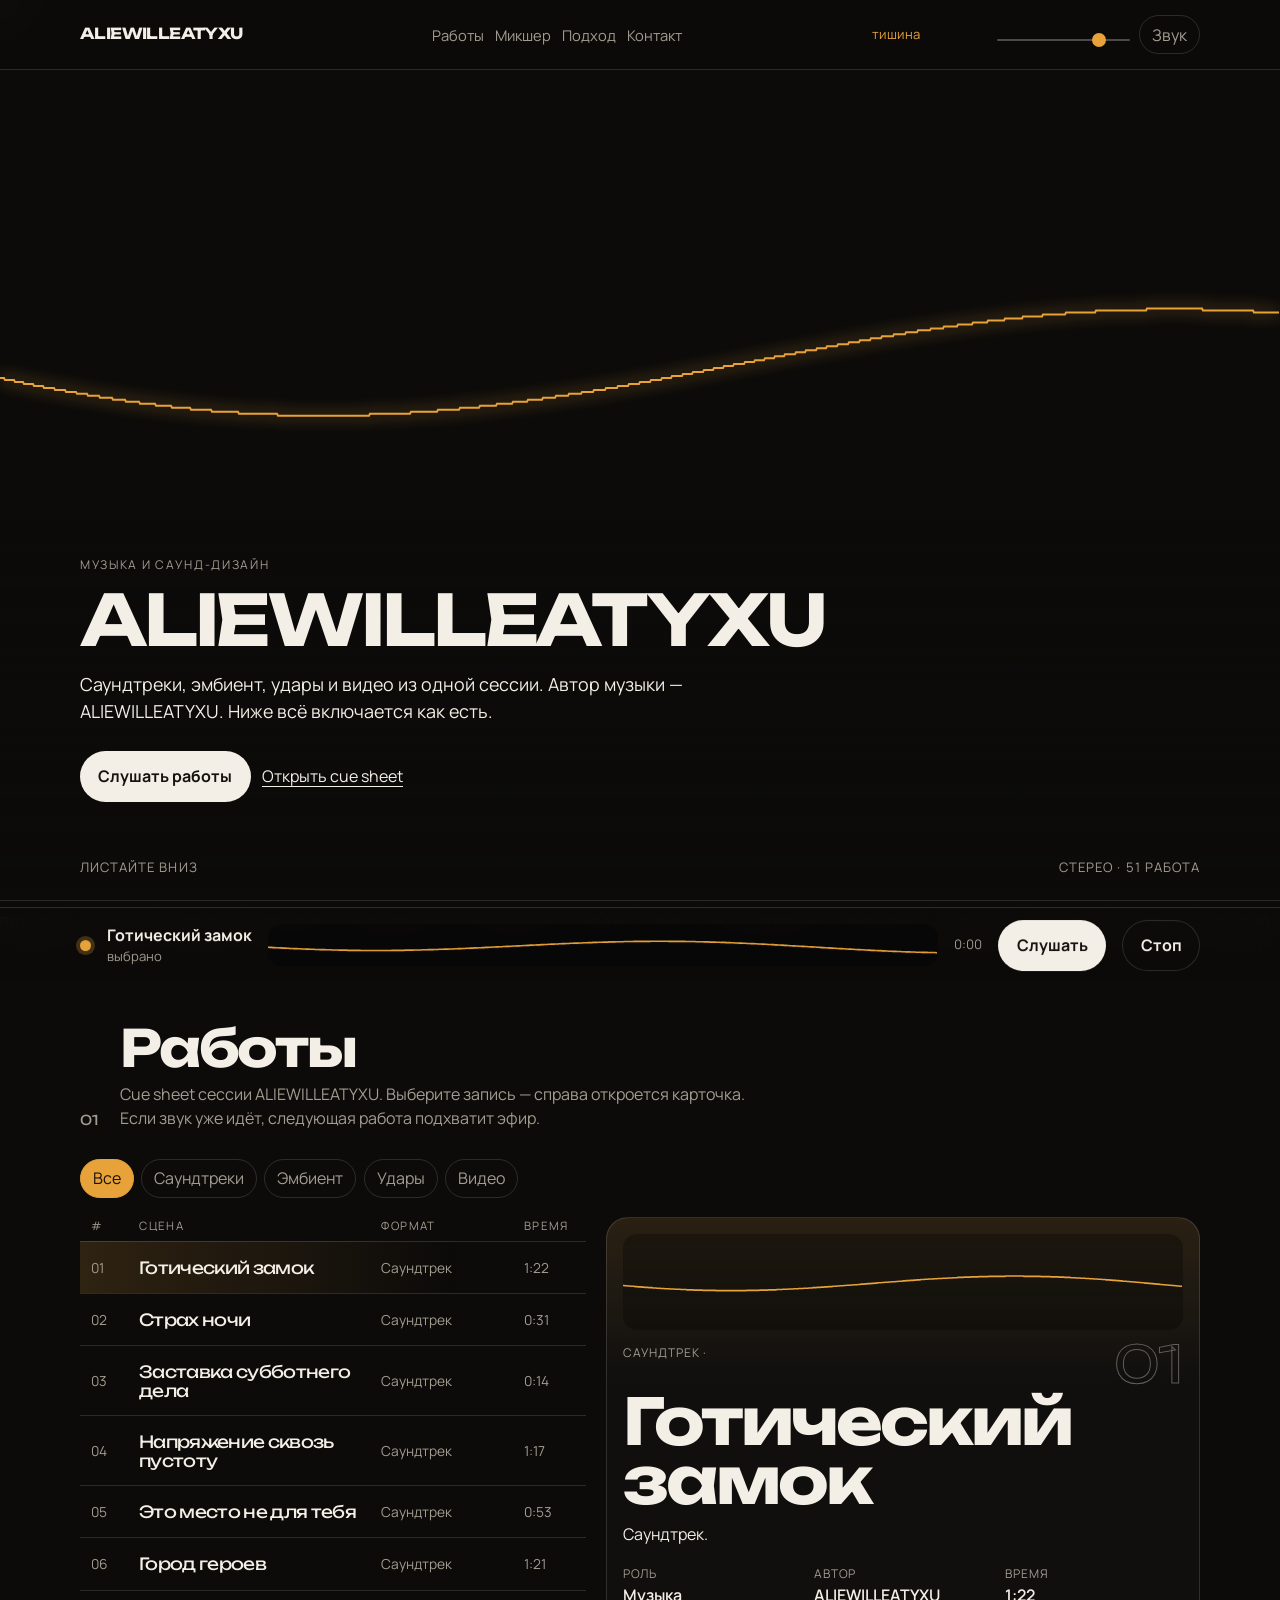
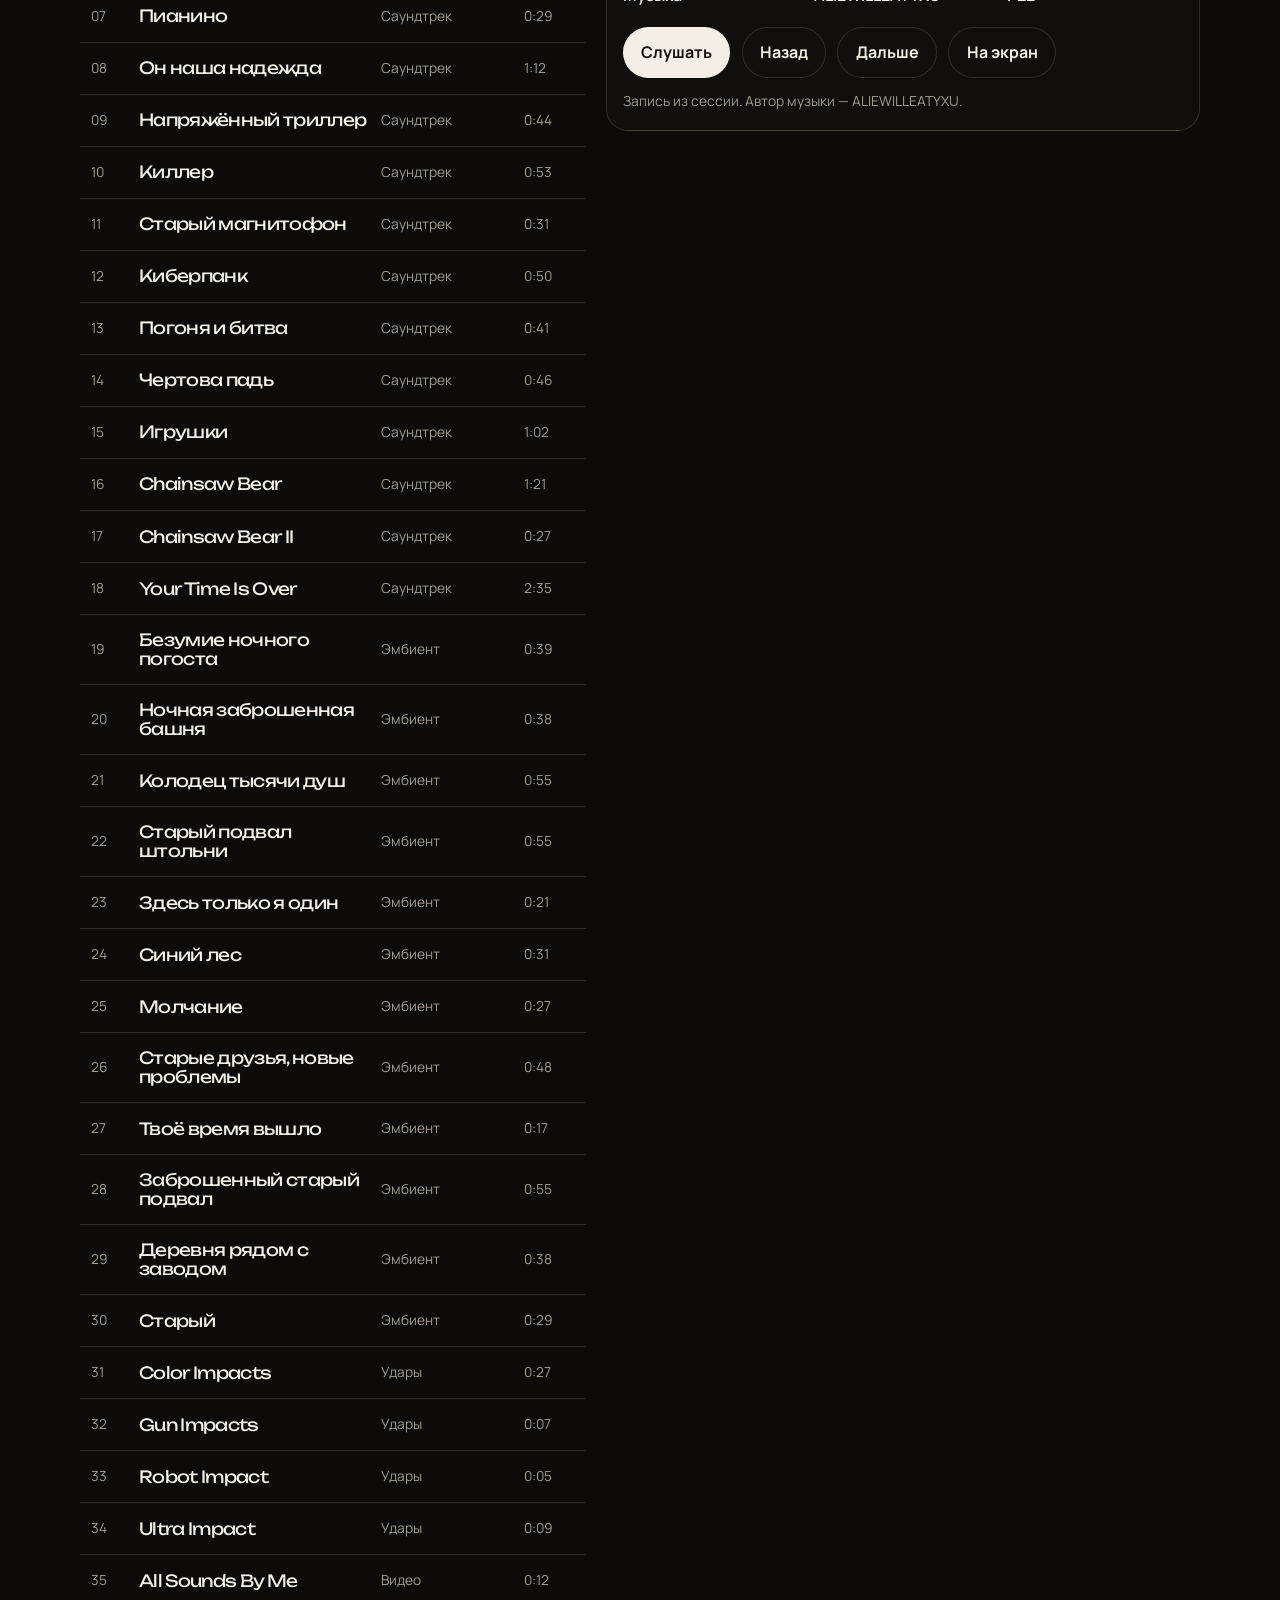
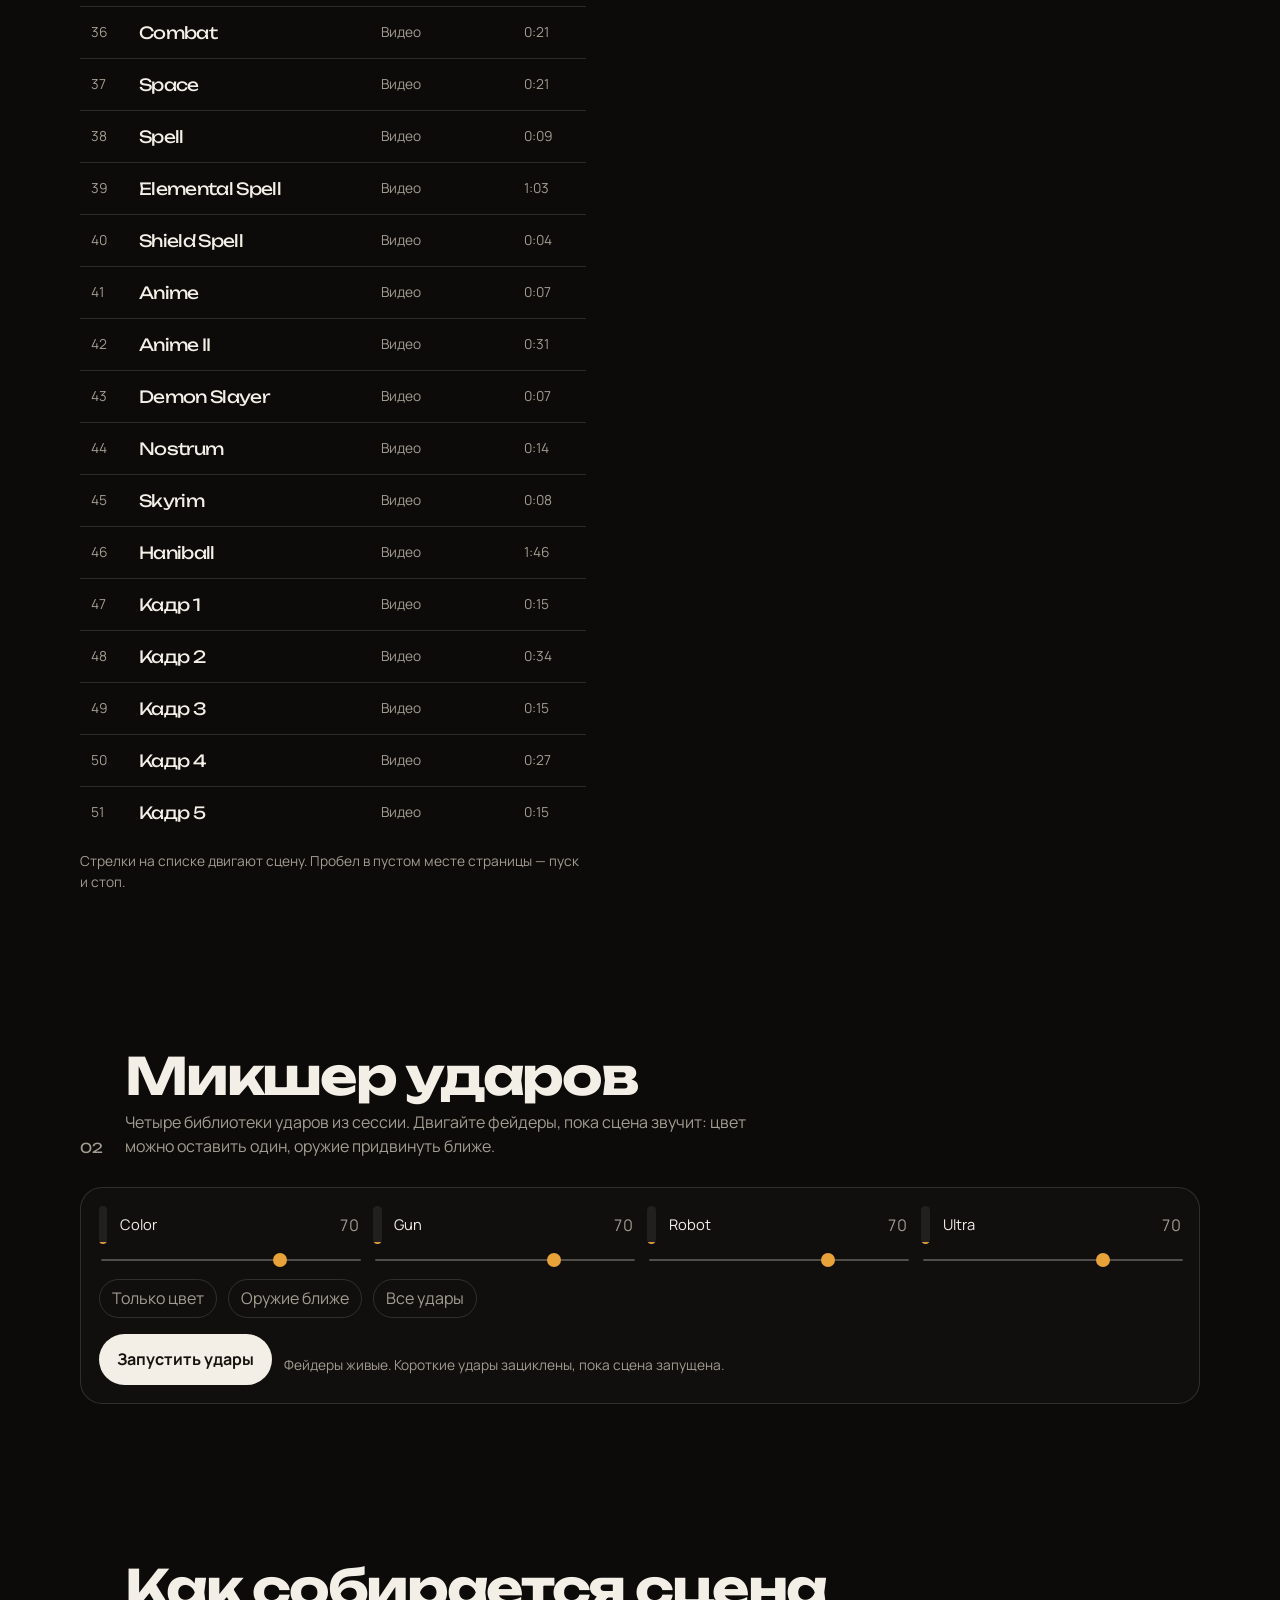
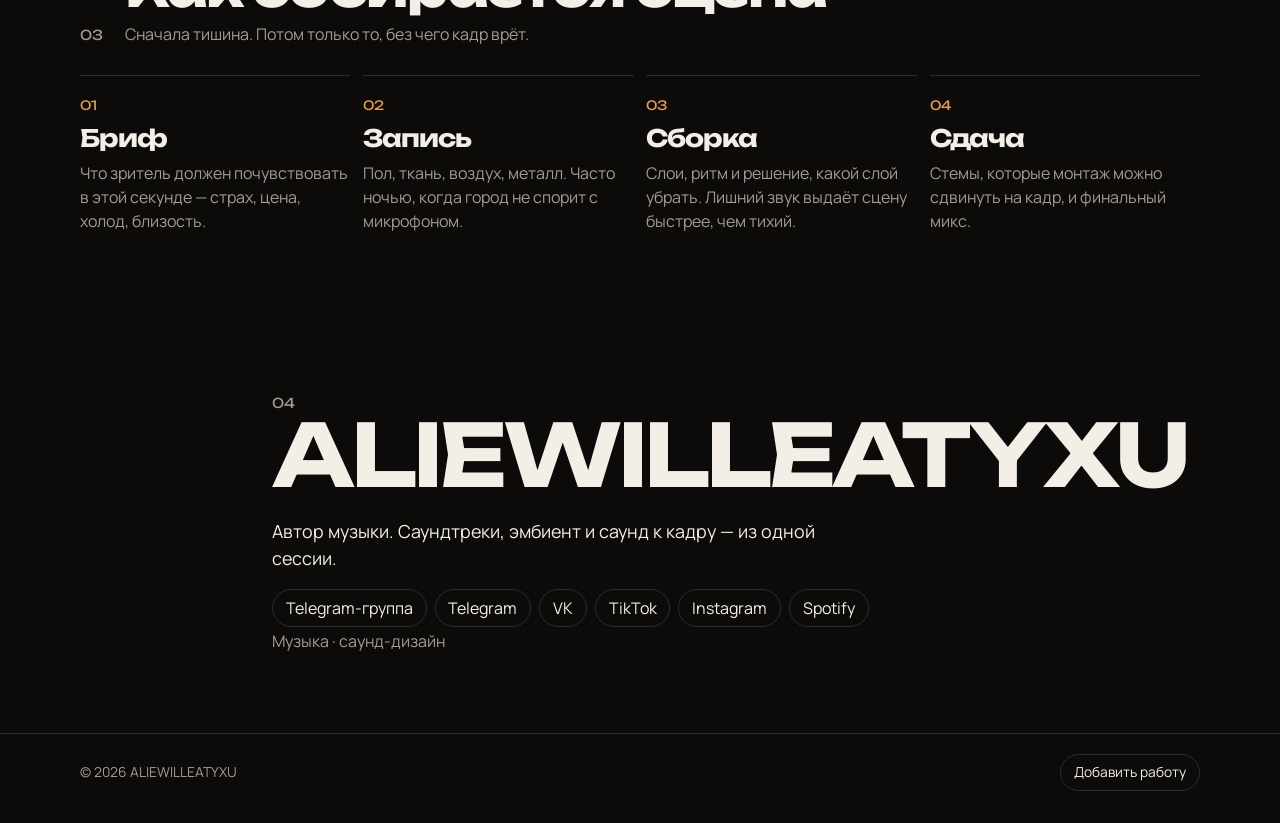
<file: index.html>
<!DOCTYPE html>
<html lang="ru">
  <head>
    <meta charset="UTF-8" />
    <meta name="viewport" content="width=device-width, initial-scale=1" />
    <title>ALIEWILLEATYXU — музыка и саунд-дизайн</title>
    <meta
      name="description"
      content="Сессия ALIEWILLEATYXU: саундтреки, эмбиент, удары и видео. Автор музыки — ALIEWILLEATYXU."
    />
    <meta name="theme-color" content="#0c0b0a" />
    <link
      rel="icon"
      href="data:image/svg+xml,%3Csvg xmlns='http://www.w3.org/2000/svg' viewBox='0 0 32 32'%3E%3Crect fill='%230c0b0a' width='32' height='32'/%3E%3Cpath d='M3 16h3l3-8 4 16 4-11 3 5h9' fill='none' stroke='%23e7a23a' stroke-width='2' stroke-linejoin='round'/%3E%3C/svg%3E"
    />
    <link rel="preconnect" href="https://fonts.googleapis.com" />
    <link rel="preconnect" href="https://fonts.gstatic.com" crossorigin />
    <link
      href="https://fonts.googleapis.com/css2?family=Manrope:wght@400;500;600;700&family=Unbounded:wght@500;700&display=swap"
      rel="stylesheet"
    />
    <link rel="stylesheet" href="styles.css" />
  </head>
  <body>
    <a class="skip" href="#works">К работам</a>
    <div id="glow" aria-hidden="true"></div>

    <header class="nav">
      <div class="wrap nav-inner">
        <a class="wordmark" href="#top">ALIEWILLEATYXU</a>
        <nav class="nav-links" aria-label="Разделы">
          <a href="#works">Работы</a>
          <a href="#mixer">Микшер</a>
          <a href="#approach">Подход</a>
          <a href="#contact">Контакт</a>
        </nav>
        <div class="nav-tools">
          <p id="nav-now" class="nav-now">тишина</p>
          <label class="vol">
            <span class="sr-only">Громкость</span>
            <input id="volume" type="range" min="0" max="100" value="80" />
          </label>
          <button id="mute" type="button" aria-pressed="false">Звук</button>
        </div>
      </div>
    </header>

    <main>
      <section class="hero" id="top">
        <canvas id="hero-canvas" aria-hidden="true"></canvas>
        <div class="wrap hero-copy">
          <p class="eyebrow">Музыка и саунд-дизайн</p>
          <h1 class="brand">
            <span>ALIEWILLEATYXU</span>
          </h1>
          <p class="lede">
            Саундтреки, эмбиент, удары и видео из одной сессии.
            Автор музыки — ALIEWILLEATYXU. Ниже всё включается как есть.
          </p>
          <div class="hero-actions">
            <button id="listen" class="btn" type="button">Слушать работы</button>
            <a class="text-link" href="#works">Открыть cue sheet</a>
          </div>
        </div>
        <div class="wrap hero-foot">
          <p>Листайте вниз</p>
          <p id="session-count">стерео · 51 работа</p>
        </div>
      </section>

      <div class="marquee" aria-hidden="true">
        <div class="marquee-track">
          <span>погост</span><span>замок</span><span>киллер</span><span>погоня</span>
          <span>киберпанк</span><span>молчание</span><span>удар</span><span>лес</span>
          <span>магнитофон</span><span>пустота</span>
          <span>погост</span><span>замок</span><span>киллер</span><span>погоня</span>
          <span>киберпанк</span><span>молчание</span><span>удар</span><span>лес</span>
          <span>магнитофон</span><span>пустота</span>
        </div>
      </div>

      <section class="section" id="works">
        <div class="wrap">
          <div class="section-head">
            <p class="index">01</p>
            <div>
              <h2>Работы</h2>
              <p class="sub">
                Cue sheet сессии ALIEWILLEATYXU. Выберите запись — справа откроется карточка.
                Если звук уже идёт, следующая работа подхватит эфир.
              </p>
            </div>
          </div>

          <div class="filters" role="radiogroup" aria-label="Фильтр работ">
            <button type="button" role="radio" data-filter="all" aria-checked="true">Все</button>
            <button type="button" role="radio" data-filter="score" aria-checked="false">Саундтреки</button>
            <button type="button" role="radio" data-filter="ambient" aria-checked="false">Эмбиент</button>
            <button type="button" role="radio" data-filter="design" aria-checked="false">Удары</button>
            <button type="button" role="radio" data-filter="video" aria-checked="false">Видео</button>
          </div>

          <div class="works-layout">
            <article id="stage" class="stage">
              <canvas id="stage-canvas" aria-hidden="true"></canvas>
              <video id="stage-video" playsinline controls hidden></video>
              <div class="stage-top">
                <p class="stage-kicker">
                  <span id="stage-cat"></span>
                  <span aria-hidden="true">·</span>
                  <span id="stage-year"></span>
                </p>
                <p id="stage-num" class="stage-num"></p>
              </div>
              <h3 id="stage-title"></h3>
              <p id="stage-text"></p>
              <div class="facts">
                <div>
                  <span>Роль</span>
                  <strong id="fact-role"></strong>
                </div>
                <div>
                  <span>Автор</span>
                  <strong id="fact-hear"></strong>
                </div>
                <div>
                  <span>Время</span>
                  <strong id="fact-len"></strong>
                </div>
              </div>
              <div class="stage-actions">
                <button id="stage-play" class="btn" type="button">Слушать</button>
                <button id="stage-prev" class="btn btn-ghost" type="button">Назад</button>
                <button id="stage-next" class="btn btn-ghost" type="button">Дальше</button>
                <button id="present" class="btn btn-ghost" type="button">На экран</button>
              </div>
              <p id="stage-note" class="note"></p>
            </article>

            <div class="sheet">
              <div class="sheet-head" aria-hidden="true">
                <span>#</span>
                <span>Сцена</span>
                <span>Формат</span>
                <span>Время</span>
              </div>
              <ol id="cue-list" class="cue-list"></ol>
              <p class="hint">Стрелки на списке двигают сцену. Пробел в пустом месте страницы — пуск и стоп.</p>
            </div>
          </div>
        </div>
      </section>

      <section class="section" id="mixer">
        <div class="wrap">
          <div class="section-head">
            <p class="index">02</p>
            <div>
              <h2>Микшер ударов</h2>
              <p class="sub">
                Четыре библиотеки ударов из сессии. Двигайте фейдеры, пока сцена звучит:
                цвет можно оставить один, оружие придвинуть ближе.
              </p>
            </div>
          </div>

          <div class="console" id="console">
            <div class="faders">
              <div class="fader">
                <div class="meter" aria-hidden="true"><span data-meter="color"></span></div>
                <div class="fader-copy">
                  <span class="fader-name">Color</span>
                  <span class="fader-val" data-val="color">70</span>
                </div>
                <input data-layer="color" type="range" min="0" max="100" value="70" aria-label="Color Impacts" />
              </div>
              <div class="fader">
                <div class="meter" aria-hidden="true"><span data-meter="gun"></span></div>
                <div class="fader-copy">
                  <span class="fader-name">Gun</span>
                  <span class="fader-val" data-val="gun">70</span>
                </div>
                <input data-layer="gun" type="range" min="0" max="100" value="70" aria-label="Gun Impacts" />
              </div>
              <div class="fader">
                <div class="meter" aria-hidden="true"><span data-meter="robot"></span></div>
                <div class="fader-copy">
                  <span class="fader-name">Robot</span>
                  <span class="fader-val" data-val="robot">70</span>
                </div>
                <input data-layer="robot" type="range" min="0" max="100" value="70" aria-label="Robot Impact" />
              </div>
              <div class="fader">
                <div class="meter" aria-hidden="true"><span data-meter="ultra"></span></div>
                <div class="fader-copy">
                  <span class="fader-name">Ultra</span>
                  <span class="fader-val" data-val="ultra">70</span>
                </div>
                <input data-layer="ultra" type="range" min="0" max="100" value="70" aria-label="Ultra Impact" />
              </div>
            </div>
            <div class="presets" role="group" aria-label="Пресеты микшера">
              <button type="button" data-preset="color">Только цвет</button>
              <button type="button" data-preset="guns">Оружие ближе</button>
              <button type="button" data-preset="all">Все удары</button>
            </div>
            <div class="console-bar">
              <button id="mixer-play" class="btn" type="button">Запустить удары</button>
              <p class="note">Фейдеры живые. Короткие удары зациклены, пока сцена запущена.</p>
            </div>
          </div>
        </div>
      </section>

      <section class="section" id="approach">
        <div class="wrap">
          <div class="section-head">
            <p class="index">03</p>
            <div>
              <h2>Как собирается сцена</h2>
              <p class="sub">Сначала тишина. Потом только то, без чего кадр врёт.</p>
            </div>
          </div>
          <ol class="steps">
            <li>
              <span>01</span>
              <h3>Бриф</h3>
              <p>Что зритель должен почувствовать в этой секунде — страх, цена, холод, близость.</p>
            </li>
            <li>
              <span>02</span>
              <h3>Запись</h3>
              <p>Пол, ткань, воздух, металл. Часто ночью, когда город не спорит с микрофоном.</p>
            </li>
            <li>
              <span>03</span>
              <h3>Сборка</h3>
              <p>Слои, ритм и решение, какой слой убрать. Лишний звук выдаёт сцену быстрее, чем тихий.</p>
            </li>
            <li>
              <span>04</span>
              <h3>Сдача</h3>
              <p>Стемы, которые монтаж можно сдвинуть на кадр, и финальный микс.</p>
            </li>
          </ol>
        </div>
      </section>

      <section class="section contact" id="contact">
        <div class="wrap contact-inner">
          <p class="index">04</p>
          <h2>ALIEWILLEATYXU</h2>
          <p class="lede">Автор музыки. Саундтреки, эмбиент и саунд к кадру — из одной сессии.</p>
          <ul class="socials">
            <li><a href="https://t.me/aliewilleatyxutg" target="_blank" rel="noopener noreferrer">Telegram-группа</a></li>
            <li><a href="https://t.me/aliewilleatyxu" target="_blank" rel="noopener noreferrer">Telegram</a></li>
            <li><a href="https://vk.com/aliewilleatyxu" target="_blank" rel="noopener noreferrer">VK</a></li>
            <li><a href="https://www.tiktok.com/@aliewilleatyxuxd" target="_blank" rel="noopener noreferrer">TikTok</a></li>
            <li><a href="https://www.instagram.com/aliewilleatyxu_/" target="_blank" rel="noopener noreferrer">Instagram</a></li>
            <li><a href="https://open.spotify.com/artist/2WUc9MJbAKDKLhG0sc4jZu" target="_blank" rel="noopener noreferrer">Spotify</a></li>
          </ul>
          <p class="sub">Музыка · саунд-дизайн</p>
        </div>
      </section>
    </main>

    <footer class="footer">
      <div class="wrap footer-inner">
        <p>© 2026 ALIEWILLEATYXU</p>
        <a href="admin.html">Добавить работу</a>
      </div>
    </footer>

    <aside id="dock" class="dock" aria-hidden="true">
      <div class="wrap dock-inner">
        <span id="dock-dot" class="dot" aria-hidden="true"></span>
        <div class="dock-copy">
          <strong id="dock-title">Тишина</strong>
          <span id="dock-meta"></span>
        </div>
        <canvas id="dock-canvas" aria-hidden="true"></canvas>
        <span id="dock-time" class="dock-time">0:00</span>
        <button id="dock-toggle" class="btn" type="button">Дальше</button>
        <button id="dock-stop" class="btn btn-ghost" type="button">Стоп</button>
      </div>
    </aside>

    <p id="live" class="sr-only" aria-live="polite"></p>
    <script src="works.js"></script>
    <script src="main.js"></script>
  </body>
</html>
</file>
<file: styles.css>
:root {
  --bg: #0c0b0a;
  --ink: #f3efe6;
  --muted: #a39c90;
  --line: rgba(243, 239, 230, 0.14);
  --tone: #e7a23a;
  --tone-soft: rgba(231, 162, 58, 0.28);
  --display: "Unbounded", "Segoe UI", sans-serif;
  --body: "Manrope", "Segoe UI", sans-serif;
  --nav: 4.4rem;
  color-scheme: dark;
}

* { box-sizing: border-box; }

html { scroll-behavior: smooth; }

body {
  margin: 0;
  background:
    radial-gradient(900px 520px at 100% -10%, var(--tone-soft), transparent 60%),
    var(--bg);
  color: var(--ink);
  font-family: var(--body);
  font-size: 1rem;
  line-height: 1.5;
  overflow-x: hidden;
}

body.is-live { padding-bottom: 5.4rem; }

img, canvas { display: block; max-width: 100%; }

button, input { font: inherit; color: inherit; }

a { color: inherit; }

::selection { background: var(--tone); color: #1a1206; }

:focus-visible {
  outline: 2px solid var(--tone);
  outline-offset: 3px;
}

.sr-only {
  position: absolute;
  width: 1px;
  height: 1px;
  padding: 0;
  margin: -1px;
  overflow: hidden;
  clip: rect(0, 0, 0, 0);
  white-space: nowrap;
  border: 0;
}

.skip {
  position: absolute;
  left: 1rem;
  top: -4rem;
  z-index: 50;
  background: var(--ink);
  color: #14120e;
  padding: 0.6rem 0.8rem;
}

.skip:focus { top: 0.6rem; }

#glow {
  position: fixed;
  left: 0;
  top: 0;
  z-index: 0;
  width: 280px;
  height: 280px;
  border-radius: 50%;
  pointer-events: none;
  background: radial-gradient(circle, var(--tone-soft), transparent 68%);
  mix-blend-mode: screen;
  opacity: 0.7;
  transform: translate3d(-200px, -200px, 0);
}

.wrap {
  width: min(1120px, calc(100% - 2.4rem));
  margin-inline: auto;
}

.nav {
  position: sticky;
  top: 0;
  z-index: 30;
  height: var(--nav);
  backdrop-filter: blur(16px);
  background: rgba(12, 11, 10, 0.78);
  border-bottom: 1px solid var(--line);
}

.nav-inner,
.dock-inner,
.hero-foot,
.footer-inner {
  display: flex;
  align-items: center;
  gap: 1rem;
}

.nav-inner { height: 100%; justify-content: space-between; }

.wordmark {
  font-family: var(--display);
  font-weight: 700;
  font-size: clamp(0.72rem, 1.6vw, 0.95rem);
  letter-spacing: -0.04em;
  text-decoration: none;
  white-space: nowrap;
}

.nav-links,
.nav-tools,
.hero-actions,
.stage-actions,
.presets,
.console-bar {
  display: flex;
  align-items: center;
  gap: 0.7rem;
  flex-wrap: wrap;
}

.nav-links a {
  color: var(--muted);
  text-decoration: none;
  font-size: 0.92rem;
}

.nav-links a:hover { color: var(--ink); }

.nav-now {
  margin: 0;
  color: var(--tone);
  font-size: 0.82rem;
  letter-spacing: 0.04em;
  text-transform: lowercase;
  min-width: 7rem;
  max-width: 14rem;
  overflow: hidden;
  text-overflow: ellipsis;
  white-space: nowrap;
}

.vol input { width: 5.5rem; }

.hero {
  position: relative;
  min-height: calc(100svh - var(--nav));
  display: flex;
  flex-direction: column;
  justify-content: flex-end;
  padding: 6rem 0 1.4rem;
  isolation: isolate;
}

#hero-canvas {
  position: absolute;
  inset: 0;
  width: 100%;
  height: 100%;
  z-index: 0;
  pointer-events: none;
}

.hero::after {
  content: "";
  position: absolute;
  inset: auto 0 0;
  height: 46%;
  background: linear-gradient(transparent, var(--bg));
  pointer-events: none;
  z-index: 1;
}

.hero-copy,
.hero-foot { position: relative; z-index: 2; }

.eyebrow,
.index,
.stage-kicker,
.hint,
.note,
.sub {
  color: var(--muted);
}

.eyebrow {
  margin: 0 0 1rem;
  letter-spacing: 0.14em;
  text-transform: uppercase;
  font-size: 0.75rem;
}

h1, h2, h3 { font-family: var(--display); font-weight: 700; letter-spacing: -0.045em; margin: 0; }

h1 {
  font-size: clamp(4.2rem, 13vw, 9.2rem);
  line-height: 0.84;
}

h1.brand {
  font-size: clamp(1.15rem, 5.6vw, 4.4rem);
  white-space: nowrap;
}

h1 span { display: block; animation: rise 0.9s cubic-bezier(0.2, 0.7, 0.2, 1) both; }
h1 span:nth-child(2) { animation-delay: 0.08s; color: var(--tone); }

.lede {
  max-width: 38rem;
  font-size: 1.12rem;
  margin: 1.4rem 0 0;
}

.hero-actions { margin-top: 1.6rem; }

.hero-foot {
  margin-top: 3.5rem;
  justify-content: space-between;
  color: var(--muted);
  font-size: 0.82rem;
  letter-spacing: 0.08em;
  text-transform: uppercase;
}

.hero-foot p { margin: 0; }

.btn {
  appearance: none;
  border: 0;
  background: var(--ink);
  color: #16130f;
  border-radius: 999px;
  padding: 0.85rem 1.15rem;
  font-weight: 700;
  cursor: pointer;
}

.btn:hover { background: #fff; }

.btn-ghost {
  background: transparent;
  color: var(--ink);
  box-shadow: inset 0 0 0 1px var(--line);
}

.btn-ghost:hover { background: rgba(243, 239, 230, 0.06); }

.btn.is-playing {
  background: var(--tone);
  color: #1a1206;
}

.text-link {
  color: var(--ink);
  text-underline-offset: 0.25em;
}

.marquee {
  overflow: hidden;
  border-block: 1px solid var(--line);
  padding: 0.75rem 0;
}

.marquee-track {
  display: flex;
  gap: 2rem;
  width: max-content;
  animation: ticker 42s linear infinite;
  text-transform: uppercase;
  letter-spacing: 0.16em;
  font-size: 0.75rem;
  color: var(--muted);
}

.section { padding: 5rem 0; scroll-margin-top: 5rem; }

.section-head {
  display: grid;
  grid-template-columns: auto 1fr;
  gap: 1rem 1.4rem;
  margin-bottom: 1.8rem;
  align-items: end;
}

.index {
  font-family: var(--display);
  font-size: 0.85rem;
  margin: 0;
}

h2 { font-size: clamp(2rem, 4vw, 3.2rem); line-height: 0.95; }

.sub { margin: 0.6rem 0 0; max-width: 40rem; }

.filters { display: flex; flex-wrap: wrap; gap: 0.45rem; margin-bottom: 1.2rem; }

.filters button,
.presets button,
#mute {
  appearance: none;
  background: transparent;
  border: 1px solid var(--line);
  color: var(--muted);
  border-radius: 999px;
  padding: 0.4rem 0.75rem;
  cursor: pointer;
}

.filters button[aria-checked="true"],
.presets button.is-on,
#mute[aria-pressed="true"] {
  color: #1a1206;
  background: var(--tone);
  border-color: var(--tone);
}

.works-layout {
  display: grid;
  gap: 1.2rem;
}

.stage {
  border: 1px solid var(--line);
  border-radius: 22px;
  padding: 1rem 1rem 1.15rem;
  background:
    linear-gradient(180deg, color-mix(in srgb, var(--tone) 12%, transparent), transparent 32%),
    rgba(255, 255, 255, 0.02);
  display: flex;
  flex-direction: column;
}

#stage-canvas,
#dock-canvas,
#stage-video {
  width: 100%;
  height: 96px;
  border-radius: 14px;
  background: rgba(0, 0, 0, 0.28);
}

#stage-video {
  height: 220px;
  object-fit: contain;
  background: #000;
}

.stage-top {
  display: flex;
  justify-content: space-between;
  align-items: flex-start;
  margin-top: 0.9rem;
}

.stage-kicker { margin: 0; letter-spacing: 0.08em; text-transform: uppercase; font-size: 0.75rem; }

.stage-num {
  margin: 0;
  font-family: var(--display);
  font-size: 3.2rem;
  line-height: 0.8;
  color: transparent;
  -webkit-text-stroke: 1px rgba(243, 239, 230, 0.35);
}

#stage-title {
  font-size: clamp(2.3rem, 5vw, 4.2rem);
  line-height: 0.92;
  margin: 0.4rem 0 0.8rem;
}

#stage-text { margin: 0; max-width: 46ch; }

.facts {
  display: grid;
  gap: 0.8rem;
  margin: 1.2rem 0;
}

.facts span {
  display: block;
  color: var(--muted);
  font-size: 0.75rem;
  letter-spacing: 0.08em;
  text-transform: uppercase;
}

.facts strong { font-weight: 600; }

.stage-actions { margin-top: auto; }

.note, .hint { font-size: 0.86rem; margin: 0.8rem 0 0; }

.sheet-head,
.cue {
  display: grid;
  grid-template-columns: 2.4rem minmax(0, 1.4fr) minmax(0, 0.8fr) 3.2rem;
  gap: 0.6rem;
  align-items: center;
}

.sheet-head {
  padding: 0 0.7rem 0.45rem;
  color: var(--muted);
  font-size: 0.72rem;
  letter-spacing: 0.12em;
  text-transform: uppercase;
}

.cue-list { list-style: none; margin: 0; padding: 0; }

.cue {
  width: 100%;
  text-align: left;
  background: transparent;
  border: 0;
  border-top: 1px solid var(--line);
  color: var(--ink);
  padding: 0.95rem 0.7rem;
  cursor: pointer;
  position: relative;
}

.cue:hover { background: rgba(243, 239, 230, 0.03); }

.cue.is-active {
  background: linear-gradient(90deg, color-mix(in srgb, var(--tone) 16%, transparent), transparent 75%);
}

.cue.is-playing::before {
  content: "";
  position: absolute;
  left: 0;
  top: 0.7rem;
  bottom: 0.7rem;
  width: 2px;
  background: var(--tone);
}

.cue-num, .cue-cat, .cue-year { color: var(--muted); font-size: 0.86rem; }

.cue-name {
  font-family: var(--display);
  font-size: 1.05rem;
  letter-spacing: -0.04em;
  line-height: 1.15;
}

.console {
  border: 1px solid var(--line);
  border-radius: 22px;
  padding: 1.1rem;
  background: rgba(255, 255, 255, 0.02);
}

.faders {
  display: grid;
  gap: 0.9rem;
}

.fader {
  display: grid;
  grid-template-columns: 0.55rem 7.2rem 1fr;
  gap: 0.8rem;
  align-items: center;
}

.meter {
  height: 2.4rem;
  background: rgba(243, 239, 230, 0.08);
  border-radius: 99px;
  display: flex;
  align-items: flex-end;
  overflow: hidden;
}

.meter span {
  display: block;
  width: 100%;
  height: 100%;
  background: var(--tone);
  transform: scaleY(0.06);
  transform-origin: bottom;
}

.fader-copy { display: flex; justify-content: space-between; gap: 0.4rem; }

.fader-name { font-size: 0.92rem; }
.fader-val { color: var(--muted); font-variant-numeric: tabular-nums; }

.presets, .console-bar { margin-top: 1rem; }

input[type="range"] {
  -webkit-appearance: none;
  appearance: none;
  width: 100%;
  height: 2px;
  border-radius: 99px;
  background: rgba(243, 239, 230, 0.28);
  cursor: pointer;
}

input[type="range"]::-webkit-slider-thumb {
  -webkit-appearance: none;
  width: 14px;
  height: 14px;
  border-radius: 50%;
  background: var(--tone);
  border: 0;
}

input[type="range"]::-moz-range-thumb {
  width: 14px;
  height: 14px;
  border: 0;
  border-radius: 50%;
  background: var(--tone);
}

.steps {
  list-style: none;
  margin: 0;
  padding: 0;
  display: grid;
  gap: 0.8rem;
}

.steps li {
  border-top: 1px solid var(--line);
  padding-top: 1rem;
}

.steps span {
  color: var(--tone);
  font-family: var(--display);
  font-size: 0.8rem;
}

.steps h3 { font-size: 1.5rem; margin: 0.3rem 0; }
.steps p { margin: 0; color: var(--muted); max-width: 36ch; }

.contact-inner { max-width: 46rem; }

.contact h2 { font-size: clamp(2.6rem, 7vw, 5.4rem); }

.mail {
  display: inline-block;
  margin-top: 1rem;
  font-family: var(--display);
  font-size: clamp(1.2rem, 3vw, 2rem);
  letter-spacing: -0.04em;
  color: var(--tone);
  text-underline-offset: 0.18em;
}

.admin { max-width: 40rem; }
.admin-title { font-size: clamp(2.4rem, 6vw, 4.2rem); margin: 0.3rem 0 0.6rem; }
.admin-list-title { margin: 1.6rem 0 0.6rem; font-size: 1.4rem; }
.admin-card, .added { display: grid; gap: 0.8rem; }
.admin-card {
  margin-top: 1.2rem;
  padding: 1rem;
  border: 1px solid var(--line);
  border-radius: 22px;
}
.admin-card label { display: grid; gap: 0.35rem; color: var(--muted); font-size: 0.86rem; }
.admin-card input, .admin-card select {
  width: 100%;
  border: 1px solid var(--line);
  background: rgba(0, 0, 0, 0.28);
  border-radius: 12px;
  padding: 0.7rem 0.8rem;
  color: var(--ink);
}
.added { list-style: none; margin: 0; padding: 0; }
.added li {
  display: flex;
  justify-content: space-between;
  gap: 0.8rem;
  align-items: center;
  border-top: 1px solid var(--line);
  padding: 0.7rem 0;
}

.footer {
  border-top: 1px solid var(--line);
  padding: 1.2rem 0 2rem;
  color: var(--muted);
  font-size: 0.86rem;
}

.socials {
  display: flex;
  flex-wrap: wrap;
  gap: 0.5rem;
  list-style: none;
  margin: 1.5rem 0 0.4rem;
  padding: 0;
}

.socials a,
.footer a {
  color: var(--ink);
  text-decoration: none;
  border: 1px solid var(--line);
  border-radius: 999px;
  padding: 0.45rem 0.8rem;
}

.socials a:hover,
.footer a:hover { border-color: var(--tone); color: var(--tone); }

.footer-inner { justify-content: space-between; flex-wrap: wrap; }
.footer p, .nav-now { margin: 0; }

.dock {
  position: fixed;
  left: 0;
  right: 0;
  bottom: 0;
  z-index: 35;
  transform: translateY(110%);
  transition: transform 0.35s ease;
  background: rgba(12, 11, 10, 0.92);
  border-top: 1px solid var(--line);
  backdrop-filter: blur(16px);
}

.dock.is-on { transform: translateY(0); }

.dock-inner { min-height: 4.6rem; padding: 0.55rem 0; }

.dot {
  width: 0.7rem;
  height: 0.7rem;
  border-radius: 50%;
  background: var(--tone);
  box-shadow: 0 0 0 4px color-mix(in srgb, var(--tone) 25%, transparent);
  flex: none;
}

.dock-copy { min-width: 8rem; display: grid; }
.dock-copy span, .dock-time { color: var(--muted); font-size: 0.82rem; }
.dock-time { font-variant-numeric: tabular-nums; }

#dock-canvas { height: 42px; flex: 1; min-width: 4rem; }

#stage:fullscreen {
  background: var(--bg);
  padding: 7vh 8vw;
  border-radius: 0;
  min-height: 100%;
  justify-content: center;
}

#stage:fullscreen #stage-canvas { height: 24vh; }
#stage:fullscreen #stage-video { height: 42vh; }
#stage:fullscreen #stage-title { font-size: clamp(3.5rem, 8vw, 7rem); }

@keyframes rise {
  from { opacity: 0; transform: translateY(1rem); }
  to { opacity: 1; transform: none; }
}

@keyframes ticker {
  from { transform: translateX(0); }
  to { transform: translateX(-50%); }
}

@media (min-width: 800px) {
  .facts { grid-template-columns: repeat(3, minmax(0, 1fr)); }
  .faders { grid-template-columns: 1fr 1fr; }
  .steps { grid-template-columns: 1fr 1fr; }
}

@media (min-width: 980px) {
  .works-layout {
    grid-template-columns: minmax(0, 0.92fr) minmax(0, 1.08fr);
    align-items: start;
  }
  .sheet { order: -1; }
  .stage {
    position: sticky;
    top: 5.2rem;
    max-height: calc(100svh - 6.6rem);
    overflow: auto;
  }
  body.is-live .stage { max-height: calc(100svh - 11rem); }
  .steps { grid-template-columns: repeat(4, minmax(0, 1fr)); }
  .faders { grid-template-columns: repeat(4, minmax(0, 1fr)); }
  .fader { grid-template-columns: 0.55rem 1fr; grid-template-rows: auto auto; }
  .fader input { grid-column: 1 / -1; }
}

@media (max-width: 760px) {
  h1 { font-size: clamp(3.1rem, 18vw, 5.2rem); }
  h1.brand { font-size: clamp(0.95rem, 6.4vw, 1.7rem); }
  .nav-links, .nav-now, .vol, .sheet-head, .cue-cat { display: none; }
  .cue { grid-template-columns: 2.2rem minmax(0, 1fr) auto; }
  .hero { min-height: calc(100svh - var(--nav)); }
  .footer-inner, .hero-foot, .dock-inner { align-items: flex-start; }
  .footer-inner, .hero-foot { flex-direction: column; }
  #dock-canvas, #dock-toggle, #dock-time { display: none; }
  .dock-copy { min-width: 0; }
  .dock-copy strong {
    display: block;
    max-width: 9rem;
    overflow: hidden;
    text-overflow: ellipsis;
    white-space: nowrap;
  }
  .dock-inner { align-items: center; }
  .dock .btn { padding: 0.65rem 0.85rem; }
  #glow { display: none; }
}

@media (pointer: coarse) {
  #glow { display: none; }
}

@media (prefers-reduced-motion: reduce) {
  html { scroll-behavior: auto; }
  *, *::before, *::after {
    animation: none !important;
    transition: none !important;
  }
}
</file>
